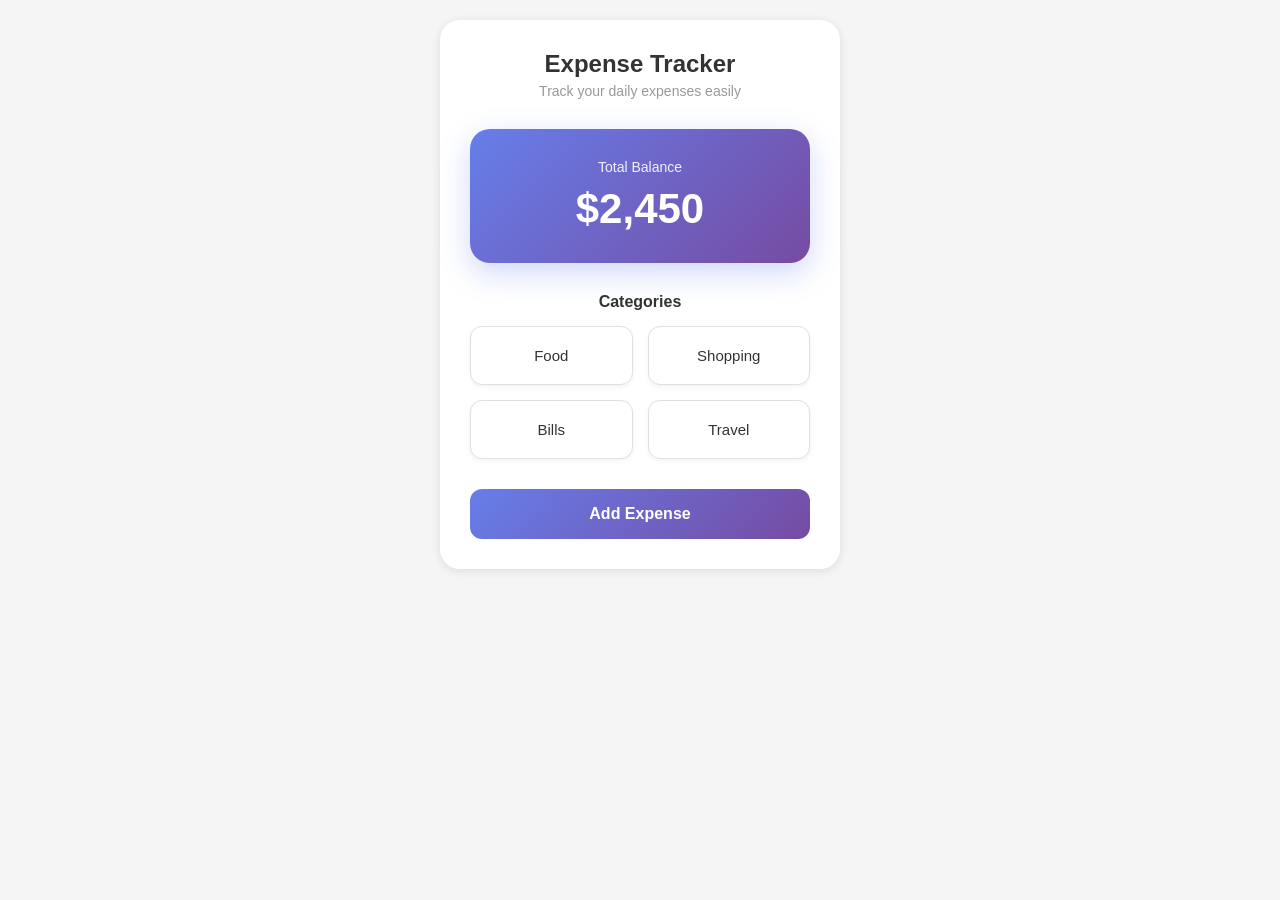
<file: expense-tracker - mobile version/index.html>
<!DOCTYPE html>
<html lang="en">
  <head>
    <meta charset="UTF-8" />
    <meta name="viewport" content="width=device-width, initial-scale=1.0" />
    <title>Expense Tracker</title>
    <link rel="stylesheet" href="styles.css" />
  </head>
  <body>
    <!-- Main Page -->
    <div id="mainPage" class="container">
      <div class="header">
        <h1>Expense Tracker</h1>
        <p>Track your daily expenses easily</p>
      </div>

      <div class="balance-card">
        <p>Total Balance</p>
        <h2 id="totalBalance">$2,450</h2>
      </div>

      <div class="categories-section">
        <h3>Categories</h3>
        <div class="categories-grid">
          <button class="category-btn">Food</button>
          <button class="category-btn">Shopping</button>
          <button class="category-btn">Bills</button>
          <button class="category-btn">Travel</button>
        </div>
      </div>

      <button class="add-expense-btn" onclick="showAddExpense()">
        Add Expense
      </button>
    </div>

    <!-- Add Expense Page -->
    <div id="addExpensePage" class="container hidden">
      <div class="header">
        <h1>Add Expense</h1>
      </div>

      <form id="expenseForm" style="margin-top: 30px">
        <div class="form-group">
          <input
            type="number"
            id="amount"
            placeholder="Enter amount"
            step="0.01"
            required
          />
        </div>

        <div class="form-group">
          <div class="dropdown-custom">
            <div class="dropdown-selected" onclick="toggleDropdown()">
              <span id="selectedCategory">Select category</span>
              <span>▼</span>
            </div>
            <div class="dropdown-options" id="dropdownOptions">
              <div class="dropdown-option" onclick="selectCategory('Food')">
                Food
              </div>
              <div class="dropdown-option" onclick="selectCategory('Shopping')">
                Shopping
              </div>
              <div class="dropdown-option" onclick="selectCategory('Bills')">
                Bills
              </div>
              <div class="dropdown-option" onclick="selectCategory('Travel')">
                Travel
              </div>
            </div>
          </div>
        </div>

        <div class="form-group">
          <textarea id="note" placeholder="Write a note..."></textarea>
        </div>

        <button type="submit" class="add-expense-btn">Save Expense</button>
        <button type="button" class="back-btn" onclick="showMain()">
          Back
        </button>
      </form>
    </div>

    <!-- History Page -->
    <div id="historyPage" class="container hidden">
      <div class="history-header">
        <h2>History</h2>
        <div class="spent-card">
          <p>This Month</p>
          <h3>Spent: $1,250</h3>
        </div>
      </div>

      <div id="expensesList">
        <div class="expense-item">
          <div class="expense-info">
            <h4>Food</h4>
            <p>Dinner at KFC</p>
          </div>
          <div class="expense-amount">
            <h4>$2.49</h4>
            <p>11/06/25</p>
          </div>
        </div>

        <div class="expense-item">
          <div class="expense-info">
            <h4>Shopping</h4>
            <p></p>
          </div>
          <div class="expense-amount">
            <h4>$200</h4>
            <p>11/06/25</p>
          </div>
        </div>

        <div class="expense-item">
          <div class="expense-info">
            <h4>Travel</h4>
            <p>Bali Tour</p>
          </div>
          <div class="expense-amount">
            <h4>$809.01</h4>
            <p>02/06/25</p>
          </div>
        </div>

        <div class="expense-item">
          <div class="expense-info">
            <h4>Bills</h4>
            <p>AB Bills</p>
          </div>
          <div class="expense-amount">
            <h4>$249.5</h4>
            <p>04/06/25</p>
          </div>
        </div>
      </div>

      <button class="back-btn" onclick="showMain()" style="margin-top: 30px">
        Back
      </button>
    </div>

    <!-- Success Page -->
    <div id="successPage" class="container hidden">
      <div class="success-container">
        <div class="success-icon"></div>
        <p class="success-message">Expense Saved Successfully!</p>
        <button class="add-expense-btn" onclick="showMain()">
          Back to Home
        </button>
        <button class="back-btn" onclick="showHistory()">View History</button>
      </div>
    </div>

    <script src="app.js"></script>
  </body>
</html>
</file>
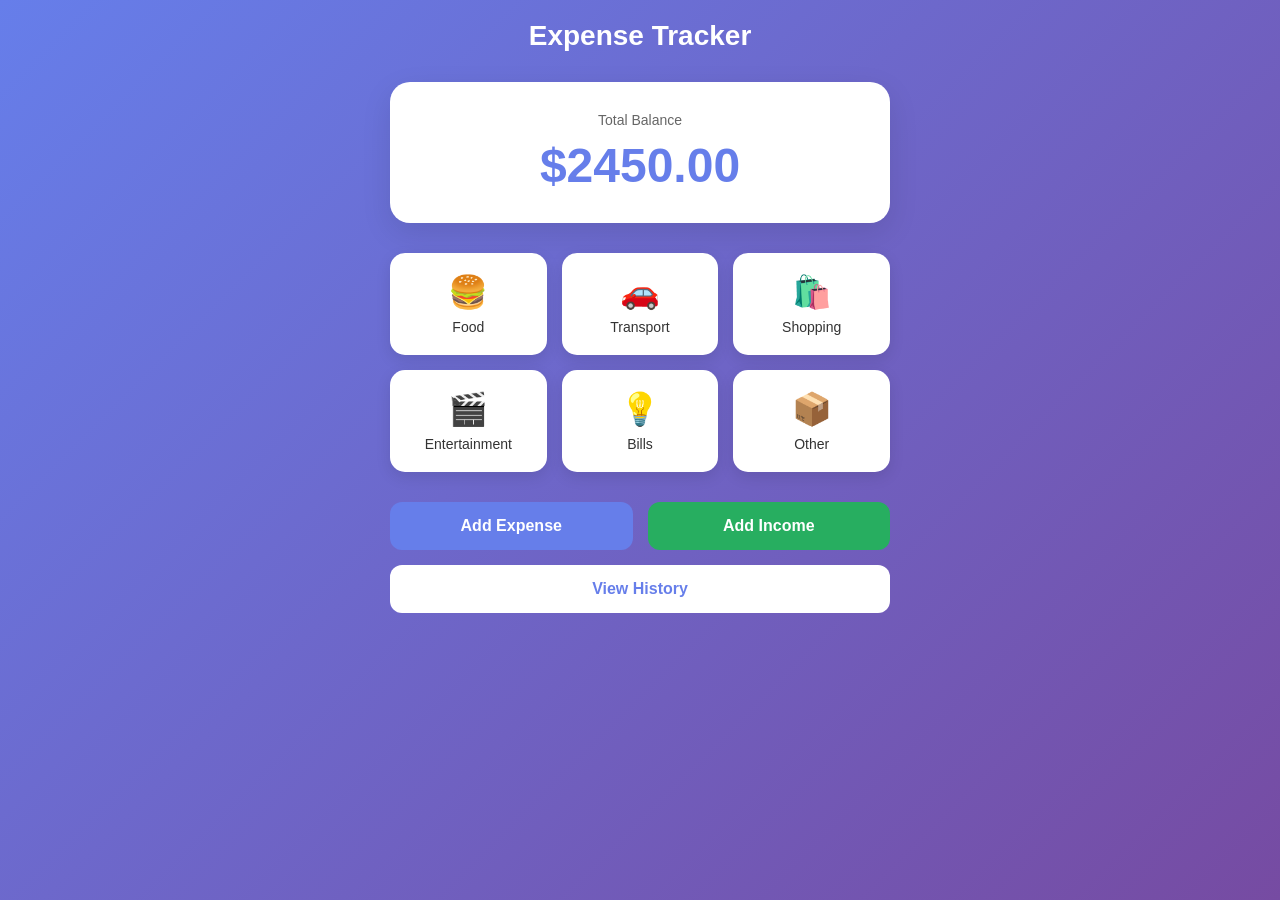
<file: expense-tracker-kids version/index.html>
<!DOCTYPE html>
<html lang="en" dir="ltr">
  <head>
    <meta charset="UTF-8" />
    <meta name="viewport" content="width=device-width, initial-scale=1.0" />
    <title>Expense Tracker</title>
    <link rel="stylesheet" href="styles.css" />
  </head>
  <body>
    <!-- Main Screen -->
    <div id="mainScreen" class="screen active">
      <div class="container">
        <div class="header">
          <h1>Expense Tracker</h1>
        </div>

        <div class="balance-card">
          <p class="balance-label">Total Balance</p>
          <h2 class="balance-amount" id="totalBalance">$0</h2>
        </div>

        <div class="categories">
          <button class="category-btn" data-category="food">
            <span class="icon">🍔</span>
            <span>Food</span>
          </button>
          <button class="category-btn" data-category="transport">
            <span class="icon">🚗</span>
            <span>Transport</span>
          </button>
          <button class="category-btn" data-category="shopping">
            <span class="icon">🛍️</span>
            <span>Shopping</span>
          </button>
          <button class="category-btn" data-category="entertainment">
            <span class="icon">🎬</span>
            <span>Entertainment</span>
          </button>
          <button class="category-btn" data-category="bills">
            <span class="icon">💡</span>
            <span>Bills</span>
          </button>
          <button class="category-btn" data-category="other">
            <span class="icon">📦</span>
            <span>Other</span>
          </button>
        </div>

        <div class="action-buttons">
          <button class="btn btn-primary" id="addExpenseBtn">
            Add Expense
          </button>
          <button class="btn btn-success" id="addIncomeBtn">Add Income</button>
        </div>

        <div class="action-buttons" style="margin-top: 15px">
          <button class="btn btn-secondary" id="viewHistoryBtn">
            View History
          </button>
        </div>
      </div>
    </div>

    <!-- Add Expense Modal -->
    <div id="addExpenseModal" class="modal">
      <div class="modal-content">
        <div class="modal-header">
          <h2>Add Expense</h2>
          <button class="close-btn" id="closeModal">&times;</button>
        </div>
        <form id="expenseForm">
          <div class="form-group">
            <label for="amount">Amount ($)</label>
            <input
              type="number"
              id="amount"
              step="0.01"
              required
              placeholder="0.00"
            />
          </div>
          <div class="form-group">
            <label for="category">Category</label>
            <select id="category" required>
              <option value="">Select Category</option>
              <option value="food">Food</option>
              <option value="transport">Transport</option>
              <option value="shopping">Shopping</option>
              <option value="entertainment">Entertainment</option>
              <option value="bills">Bills</option>
              <option value="other">Other</option>
            </select>
          </div>
          <div class="form-group">
            <label for="note">Note (Optional)</label>
            <textarea id="note" rows="3" placeholder="Add a note..."></textarea>
          </div>
          <div class="form-group">
            <label for="date">Date</label>
            <input type="date" id="date" required />
          </div>
          <button type="submit" class="btn btn-primary btn-block">
            Save Expense
          </button>
        </form>
      </div>
    </div>

    <!-- Add Income Modal -->
    <div id="addIncomeModal" class="modal">
      <div class="modal-content">
        <div class="modal-header">
          <h2>Add Income</h2>
          <button class="close-btn" id="closeIncomeModal">&times;</button>
        </div>
        <form id="incomeForm">
          <div class="form-group">
            <label for="incomeAmount">Amount ($)</label>
            <input
              type="number"
              id="incomeAmount"
              step="0.01"
              required
              placeholder="0.00"
            />
          </div>
          <div class="form-group">
            <label for="incomeSource">Source</label>
            <select id="incomeSource" required>
              <option value="">Select Source</option>
              <option value="salary">Salary</option>
              <option value="freelance">Freelance</option>
              <option value="investment">Investment</option>
              <option value="gift">Gift</option>
              <option value="other">Other</option>
            </select>
          </div>
          <div class="form-group">
            <label for="incomeNote">Note (Optional)</label>
            <textarea
              id="incomeNote"
              rows="3"
              placeholder="Add a note..."
            ></textarea>
          </div>
          <div class="form-group">
            <label for="incomeDate">Date</label>
            <input type="date" id="incomeDate" required />
          </div>
          <button type="submit" class="btn btn-success btn-block">
            Save Income
          </button>
        </form>
      </div>
    </div>

    <!-- History Screen -->
    <div id="historyScreen" class="screen">
      <div class="container">
        <div class="header">
          <button class="back-btn" id="backBtn">← Back</button>
          <h1>Transaction History</h1>
        </div>

        <div class="filter-section">
          <select id="filterType">
            <option value="all">All Transactions</option>
            <option value="expense">Expenses Only</option>
            <option value="income">Income Only</option>
          </select>
          <select id="filterCategory" style="margin-top: 10px">
            <option value="all">All Categories</option>
            <option value="food">Food</option>
            <option value="transport">Transport</option>
            <option value="shopping">Shopping</option>
            <option value="entertainment">Entertainment</option>
            <option value="bills">Bills</option>
            <option value="salary">Salary</option>
            <option value="freelance">Freelance</option>
            <option value="investment">Investment</option>
            <option value="gift">Gift</option>
            <option value="other">Other</option>
          </select>
        </div>

        <div id="expenseList" class="expense-list">
          <!-- Transactions will be dynamically added here -->
        </div>

        <div id="emptyState" class="empty-state">
          <p>No transactions yet. Start tracking!</p>
        </div>
      </div>
    </div>

    <!-- Success Message -->
    <div id="successMessage" class="success-message">
      <div class="success-content">
        <span class="success-icon">✓</span>
        <p>Expense saved successfully!</p>
      </div>
    </div>

    <script src="app.js"></script>
  </body>
</html>
</file>
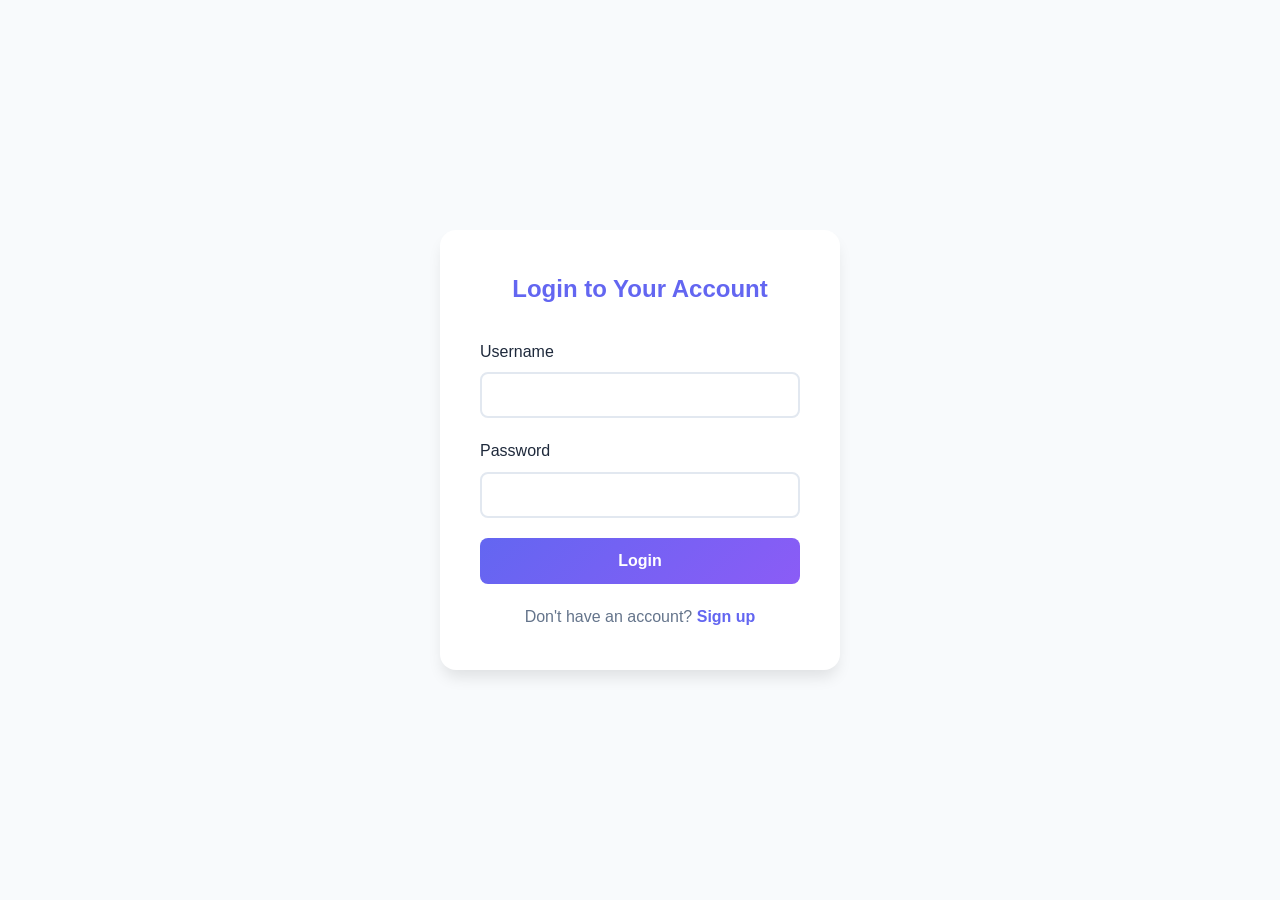
<file: expense-tracker01/index.html>
<!DOCTYPE html>
<html lang="en" dir="ltr">
  <head>
    <meta charset="UTF-8" />
    <meta name="viewport" content="width=device-width, initial-scale=1.0" />
    <title>Expense Manager</title>
    <link rel="stylesheet" href="styles.css" />
  </head>
  <body>
    <!-- Login Page -->
    <div id="loginPage" class="auth-page">
      <div class="auth-card">
        <h2>Login to Your Account</h2>
        <form id="loginForm">
          <div class="form-group">
            <label for="loginUsername">Username</label>
            <input type="text" id="loginUsername" required />
          </div>
          <div class="form-group">
            <label for="loginPassword">Password</label>
            <input type="password" id="loginPassword" required />
          </div>
          <button type="submit" class="btn-primary">Login</button>
          <p class="auth-link">
            Don't have an account? <a href="#" id="showRegister">Sign up</a>
          </p>
        </form>
      </div>
    </div>

    <!-- Register Page -->
    <div id="registerPage" class="auth-page" style="display: none">
      <div class="auth-card">
        <h2>Create Account</h2>
        <form id="registerForm">
          <div class="form-group">
            <label for="registerUsername">Username</label>
            <input type="text" id="registerUsername" required minlength="3" />
          </div>
          <div class="form-group">
            <label for="registerPassword">Password</label>
            <input
              type="password"
              id="registerPassword"
              required
              minlength="6"
            />
          </div>
          <div class="form-group">
            <label for="registerConfirmPassword">Confirm Password</label>
            <input
              type="password"
              id="registerConfirmPassword"
              required
              minlength="6"
            />
          </div>
          <button type="submit" class="btn-primary">Sign Up</button>
          <p class="auth-link">
            Already have an account? <a href="#" id="showLogin">Login</a>
          </p>
        </form>
      </div>
    </div>

    <!-- Main App -->
    <div id="mainApp" class="container" style="display: none">
      <!-- Header -->
      <div class="header">
        <div class="user-welcome">
          <span>Hello, </span>
          <span id="userName" class="user-name"></span>
        </div>
        <div class="header-actions">
          <button id="themeToggle" class="btn-theme" title="Toggle Theme">
            <span class="theme-icon">🌙</span>
          </button>
          <button id="logoutBtn" class="btn-logout">Logout</button>
        </div>
      </div>

      <!-- Balance Card -->
      <div class="balance-card">
        <div class="balance-label">Total Balance</div>
        <div class="balance-amount" id="totalBalance">$0</div>
      </div>

      <!-- Action Buttons -->
      <div class="action-buttons">
        <button class="btn-action btn-expense" id="addExpenseBtn">
          <span class="btn-icon">➖</span>
          <span class="btn-text">Add Expense</span>
        </button>
        <button class="btn-action btn-income" id="addIncomeBtn">
          <span class="btn-icon">➕</span>
          <span class="btn-text">Add Income</span>
        </button>
      </div>

      <!-- Recent Transactions -->
      <div class="recent-section">
        <div class="section-header">
          <h3>Recent Transactions</h3>
          <a href="#" id="viewAllBtn" class="view-all">View All</a>
        </div>
        <div id="recentList" class="expense-list">
          <!-- Transactions will be added here -->
        </div>
      </div>

      <!-- History Page -->
      <div id="historyPage" style="display: none">
        <div class="section-header">
          <h3>Transaction History</h3>
          <a href="#" id="backToMainBtn" class="view-all">Back</a>
        </div>

        <!-- Filters -->
        <div class="filters">
          <select id="filterType" class="filter-select">
            <option value="all">All</option>
            <option value="expense">Expenses</option>
            <option value="income">Income</option>
          </select>
          <select id="filterCategory" class="filter-select">
            <option value="all">All Categories</option>
            <option value="Food">Food</option>
            <option value="Transport">Transport</option>
            <option value="Shopping">Shopping</option>
            <option value="Entertainment">Entertainment</option>
            <option value="Salary">Salary</option>
            <option value="Other">Other</option>
          </select>
        </div>

        <div id="historyList" class="expense-list">
          <!-- All transactions will be shown here -->
        </div>
      </div>
    </div>

    <!-- Add Expense Modal -->
    <div id="expenseModal" class="modal">
      <div class="modal-content">
        <div class="modal-header">
          <h3>Add Expense</h3>
          <span class="close-btn" id="closeExpenseModal">&times;</span>
        </div>
        <form id="expenseForm">
          <div class="form-group">
            <label for="expenseAmount">Amount ($)</label>
            <input type="number" id="expenseAmount" required min="0" />
          </div>
          <div class="form-group">
            <label for="expenseCategory">Category</label>
            <select id="expenseCategory" required>
              <option value="">Select</option>
              <option value="Food">Food</option>
              <option value="Transport">Transport</option>
              <option value="Shopping">Shopping</option>
              <option value="Entertainment">Entertainment</option>
              <option value="Other">Other</option>
            </select>
          </div>
          <div class="form-group">
            <label for="expenseNote">Note</label>
            <input type="text" id="expenseNote" placeholder="Optional" />
          </div>
          <button type="submit" class="btn-primary">Add Expense</button>
        </form>
      </div>
    </div>

    <!-- Add Income Modal -->
    <div id="incomeModal" class="modal">
      <div class="modal-content">
        <div class="modal-header">
          <h3>Add Income</h3>
          <span class="close-btn" id="closeIncomeModal">&times;</span>
        </div>
        <form id="incomeForm">
          <div class="form-group">
            <label for="incomeAmount">Amount ($)</label>
            <input type="number" id="incomeAmount" required min="0" />
          </div>
          <div class="form-group">
            <label for="incomeCategory">Category</label>
            <select id="incomeCategory" required>
              <option value="">Select</option>
              <option value="Salary">Salary</option>
              <option value="Bonus">Bonus</option>
              <option value="Other">Other</option>
            </select>
          </div>
          <div class="form-group">
            <label for="incomeNote">Note</label>
            <input type="text" id="incomeNote" placeholder="Optional" />
          </div>
          <button type="submit" class="btn-primary">Add Income</button>
        </form>
      </div>
    </div>

    <!-- Toast Notification -->
    <div id="toast" class="toast"></div>

    <script src="app.js"></script>
  </body>
</html>
</file>
<file: expense-tracker - mobile version/styles.css>
* {
  margin: 0;
  padding: 0;
  box-sizing: border-box;
}

body {
  font-family: -apple-system, BlinkMacSystemFont, "Segoe UI", Roboto, Oxygen,
    Ubuntu, Cantarell, sans-serif;
  background: #f5f5f5;
  padding: 20px;
}

.container {
  max-width: 400px;
  margin: 0 auto;
  background: white;
  border-radius: 20px;
  padding: 30px;
  box-shadow: 0 2px 10px rgba(0, 0, 0, 0.1);
}

.header {
  text-align: center;
  margin-bottom: 10px;
}

.header h1 {
  font-size: 24px;
  font-weight: 600;
  color: #333;
  margin-bottom: 5px;
}

.header p {
  font-size: 14px;
  color: #999;
}

.balance-card {
  background: linear-gradient(135deg, #667eea 0%, #764ba2 100%);
  border-radius: 20px;
  padding: 30px;
  text-align: center;
  margin: 30px 0;
  box-shadow: 0 10px 30px rgba(102, 126, 234, 0.3);
}

.balance-card p {
  color: rgba(255, 255, 255, 0.9);
  font-size: 14px;
  margin-bottom: 10px;
}

.balance-card h2 {
  color: white;
  font-size: 42px;
  font-weight: 700;
}

.categories-section h3 {
  font-size: 16px;
  color: #333;
  margin-bottom: 15px;
  text-align: center;
}

.categories-grid {
  display: grid;
  grid-template-columns: 1fr 1fr;
  gap: 15px;
  margin-bottom: 30px;
}

.category-btn {
  background: white;
  border: 1px solid #e0e0e0;
  border-radius: 12px;
  padding: 20px;
  font-size: 15px;
  color: #333;
  cursor: pointer;
  transition: all 0.3s;
  box-shadow: 0 2px 5px rgba(0, 0, 0, 0.05);
}

.category-btn:hover {
  transform: translateY(-2px);
  box-shadow: 0 4px 10px rgba(0, 0, 0, 0.1);
}

.add-expense-btn {
  width: 100%;
  background: linear-gradient(135deg, #667eea 0%, #764ba2 100%);
  color: white;
  border: none;
  border-radius: 12px;
  padding: 16px;
  font-size: 16px;
  font-weight: 600;
  cursor: pointer;
  transition: all 0.3s;
}

.add-expense-btn:hover {
  transform: translateY(-2px);
  box-shadow: 0 6px 20px rgba(102, 126, 234, 0.4);
}

/* Add Expense Form */
.form-group {
  margin-bottom: 20px;
}

.form-group input,
.form-group select,
.form-group textarea {
  width: 100%;
  padding: 15px;
  border: 2px solid #e0e0e0;
  border-radius: 12px;
  font-size: 15px;
  transition: all 0.3s;
  font-family: inherit;
}

.form-group input:focus,
.form-group select:focus,
.form-group textarea:focus {
  outline: none;
  border-color: #667eea;
}

.form-group input::placeholder,
.form-group textarea::placeholder {
  color: #bbb;
}

.form-group textarea {
  resize: none;
  height: 80px;
}

.dropdown-custom {
  position: relative;
}

.dropdown-selected {
  width: 100%;
  padding: 15px;
  border: 2px solid #667eea;
  border-radius: 12px;
  font-size: 15px;
  background: white;
  cursor: pointer;
  display: flex;
  justify-content: space-between;
  align-items: center;
  color: #667eea;
}

.dropdown-options {
  position: absolute;
  top: 100%;
  left: 0;
  right: 0;
  background: white;
  border: 2px solid #667eea;
  border-top: none;
  border-radius: 0 0 12px 12px;
  margin-top: -10px;
  padding-top: 10px;
  z-index: 10;
  display: none;
}

.dropdown-options.active {
  display: block;
}

.dropdown-option {
  padding: 12px 15px;
  cursor: pointer;
  transition: background 0.2s;
  color: #666;
}

.dropdown-option:hover {
  background: #f5f5f5;
}

.dropdown-option:last-child {
  border-radius: 0 0 10px 10px;
}

/* History Page */
.history-header {
  text-align: center;
  margin-bottom: 20px;
}

.history-header h2 {
  font-size: 24px;
  color: #333;
  margin-bottom: 20px;
}

.spent-card {
  background: #f9f9f9;
  border-radius: 12px;
  padding: 20px;
  text-align: center;
  margin-bottom: 30px;
}

.spent-card p {
  font-size: 13px;
  color: #999;
  margin-bottom: 5px;
}

.spent-card h3 {
  font-size: 28px;
  color: #333;
  font-weight: 700;
}

.expense-item {
  display: flex;
  justify-content: space-between;
  align-items: center;
  padding: 15px 0;
  border-bottom: 1px solid #f0f0f0;
}

.expense-item:last-child {
  border-bottom: none;
}

.expense-info h4 {
  font-size: 16px;
  color: #333;
  margin-bottom: 5px;
}

.expense-info p {
  font-size: 13px;
  color: #999;
}

.expense-amount {
  text-align: right;
}

.expense-amount h4 {
  font-size: 18px;
  color: #ff4757;
  margin-bottom: 5px;
  font-weight: 600;
}

.expense-amount p {
  font-size: 12px;
  color: #999;
}

/* Success Page */
.success-container {
  text-align: center;
  padding: 60px 30px;
}

.success-icon {
  width: 80px;
  height: 80px;
  margin: 0 auto 30px;
  background: #4caf50;
  border-radius: 50%;
  display: flex;
  align-items: center;
  justify-content: center;
}

.success-icon::after {
  content: "✓";
  color: white;
  font-size: 48px;
  font-weight: bold;
}

.success-message {
  font-size: 18px;
  color: #666;
  margin-bottom: 20px;
}

.hidden {
  display: none;
}

.back-btn {
  background: transparent;
  border: 2px solid #667eea;
  color: #667eea;
  border-radius: 12px;
  padding: 14px;
  font-size: 16px;
  font-weight: 600;
  cursor: pointer;
  width: 100%;
  margin-top: 10px;
  transition: all 0.3s;
}

.back-btn:hover {
  background: #667eea;
  color: white;
}
</file>
<file: expense-tracker-kids version/styles.css>
* {
  margin: 0;
  padding: 0;
  box-sizing: border-box;
}

body {
  font-family: -apple-system, BlinkMacSystemFont, "Segoe UI", Roboto, Oxygen,
    Ubuntu, Cantarell, sans-serif;
  background: linear-gradient(135deg, #667eea 0%, #764ba2 100%);
  min-height: 100vh;
  padding: 20px;
}

.container {
  max-width: 500px;
  margin: 0 auto;
}

.screen {
  display: none;
}

.screen.active {
  display: block;
}

.header {
  text-align: center;
  margin-bottom: 30px;
  color: white;
  position: relative;
}

.header h1 {
  font-size: 28px;
  font-weight: 600;
}

.back-btn {
  position: absolute;
  left: 0;
  top: 50%;
  transform: translateY(-50%);
  background: #ffffff33;
  border: none;
  color: white;
  padding: 8px 16px;
  border-radius: 8px;
  cursor: pointer;
  font-size: 16px;
  transition: background 0.3s;
}

.back-btn:hover {
  background: #ffffff4d;
}

.balance-card {
  background: white;
  border-radius: 20px;
  padding: 30px;
  text-align: center;
  margin-bottom: 30px;
  box-shadow: 0 10px 30px rgba(0, 0, 0, 0.1);
}

.balance-label {
  color: #666;
  font-size: 14px;
  margin-bottom: 10px;
}

.balance-amount {
  font-size: 48px;
  font-weight: 700;
  color: #667eea;
}

.categories {
  display: grid;
  grid-template-columns: repeat(3, 1fr);
  gap: 15px;
  margin-bottom: 30px;
}

.category-btn {
  background: white;
  border: none;
  border-radius: 15px;
  padding: 20px;
  cursor: pointer;
  transition: all 0.3s;
  box-shadow: 0 5px 15px #0000001a;
  display: flex;
  flex-direction: column;
  align-items: center;
  gap: 8px;
}

.category-btn:hover {
  transform: translateY(-5px);
  box-shadow: 0 8px 20px #00000026;
}

.category-btn .icon {
  font-size: 32px;
}

.category-btn span:last-child {
  font-size: 14px;
  color: #333;
  font-weight: 500;
}

.action-buttons {
  display: flex;
  gap: 15px;
}

.btn {
  flex: 1;
  padding: 15px;
  border: none;
  border-radius: 12px;
  font-size: 16px;
  font-weight: 600;
  cursor: pointer;
  transition: all 0.3s;
}

.btn-primary {
  background: #667eea;
  color: white;
}

.btn-primary:hover {
  background: #5568d3;
  transform: translateY(-2px);
}

.btn-success {
  background: #27ae60;
  color: white;
}

.btn-success:hover {
  background: #229954;
  transform: translateY(-2px);
}

.btn-secondary {
  background: white;
  color: #667eea;
}

.btn-secondary:hover {
  background: #f0f0f0;
  transform: translateY(-2px);
}

.btn-block {
  width: 100%;
}

/* Modal Styles */
.modal {
  display: none;
  position: fixed;
  top: 0;
  left: 0;
  width: 100%;
  height: 100%;
  background: #00000080;
  z-index: 1000;
  align-items: center;
  justify-content: center;
  padding: 20px;
}

.modal.active {
  display: flex;
}

.modal-content {
  background: white;
  border-radius: 20px;
  padding: 30px;
  max-width: 500px;
  width: 100%;
  max-height: 90vh;
  overflow-y: auto;
}

.modal-header {
  display: flex;
  justify-content: space-between;
  align-items: center;
  margin-bottom: 25px;
}

.modal-header h2 {
  font-size: 24px;
  color: #333;
}

.close-btn {
  background: none;
  border: none;
  font-size: 32px;
  color: #999;
  cursor: pointer;
  line-height: 1;
  padding: 0;
  width: 32px;
  height: 32px;
}

.close-btn:hover {
  color: #333;
}

.form-group {
  margin-bottom: 20px;
}

.form-group label {
  display: block;
  margin-bottom: 8px;
  color: #333;
  font-weight: 500;
}

.form-group input,
.form-group select,
.form-group textarea {
  width: 100%;
  padding: 12px;
  border: 2px solid #e0e0e0;
  border-radius: 10px;
  font-size: 16px;
  font-family: inherit;
  transition: border-color 0.3s;
}

.form-group input:focus,
.form-group select:focus,
.form-group textarea:focus {
  outline: none;
  border-color: #667eea;
}

.form-group textarea {
  resize: vertical;
}

/* History Screen */
.filter-section {
  margin-bottom: 20px;
}

.filter-section select {
  width: 100%;
  padding: 12px;
  border: 2px solid white;
  border-radius: 10px;
  font-size: 16px;
  background: white;
  cursor: pointer;
}

.expense-list {
  display: flex;
  flex-direction: column;
  gap: 15px;
}

.expense-item {
  background: white;
  border-radius: 15px;
  padding: 20px;
  display: flex;
  justify-content: space-between;
  align-items: center;
  box-shadow: 0 5px 15px #0000001a;
  transition: transform 0.3s;
}

.expense-item:hover {
  transform: translateX(-5px);
}

.expense-item.income {
  border-left: 4px solid #27ae60;
}

.expense-item.expense {
  border-left: 4px solid #e74c3c;
}

.expense-info {
  flex: 1;
}

.expense-category {
  display: flex;
  align-items: center;
  gap: 10px;
  margin-bottom: 5px;
}

.expense-category .icon {
  font-size: 24px;
}

.expense-category .category-name {
  font-weight: 600;
  color: #333;
  text-transform: capitalize;
}

.expense-note {
  color: #666;
  font-size: 14px;
  margin-bottom: 5px;
}

.expense-date {
  color: #999;
  font-size: 12px;
}

.expense-amount {
  font-size: 24px;
  font-weight: 700;
  color: #e74c3c;
}

.expense-amount.income {
  color: #27ae60;
}

.delete-btn {
  background: #e74c3c;
  color: white;
  border: none;
  padding: 8px 16px;
  border-radius: 8px;
  cursor: pointer;
  font-size: 14px;
  margin-left: 15px;
  transition: background 0.3s;
}

.delete-btn:hover {
  background: #c0392b;
}

.empty-state {
  text-align: center;
  padding: 60px 20px;
  color: white;
  font-size: 18px;
}

/* Success Message */
.success-message {
  position: fixed;
  top: 20px;
  left: 50%;
  transform: translateX(-50%) translateY(-100px);
  background: #27ae60;
  color: white;
  padding: 15px 30px;
  border-radius: 10px;
  box-shadow: 0 5px 20px #00000033;
  z-index: 2000;
  opacity: 0;
  transition: all 0.3s;
}

.success-message.show {
  transform: translateX(-50%) translateY(0);
  opacity: 1;
}

.success-content {
  display: flex;
  align-items: center;
  gap: 10px;
}

.success-icon {
  font-size: 24px;
  font-weight: bold;
}

/* Responsive */
@media (max-width: 600px) {
  .categories {
    grid-template-columns: repeat(2, 1fr);
  }

  .balance-amount {
    font-size: 36px;
  }
}
</file>
<file: expense-tracker01/styles.css>
:root {
  --primary-color: #6366f1;
  --secondary-color: #8b5cf6;
  --success-color: #10b981;
  --danger-color: #ef4444;
  --warning-color: #f59e0b;
  --bg-color: #f8fafc;
  --card-bg: #ffffff;
  --text-primary: #1e293b;
  --text-secondary: #64748b;
  --border-color: #e2e8f0;
  --shadow: 0 4px 6px -1px rgba(0, 0, 0, 0.1);
  --shadow-lg: 0 10px 15px -3px rgba(0, 0, 0, 0.1);
}

body.dark-mode {
  --bg-color: #0f172a;
  --card-bg: #1e293b;
  --text-primary: #f1f5f9;
  --text-secondary: #94a3b8;
  --border-color: #334155;
  --shadow: 0 4px 6px -1px rgba(0, 0, 0, 0.3);
  --shadow-lg: 0 10px 15px -3px rgba(0, 0, 0, 0.4);
}

* {
  margin: 0;
  padding: 0;
  box-sizing: border-box;
}

body {
  font-family: "Segoe UI", Tahoma, Geneva, Verdana, sans-serif;
  background-color: var(--bg-color);
  color: var(--text-primary);
  line-height: 1.6;
  transition: background-color 0.3s ease, color 0.3s ease;
}

.container {
  max-width: 600px;
  margin: 0 auto;
  padding: 20px;
}

/* Auth Pages */
.auth-page {
  min-height: 100vh;
  display: flex;
  align-items: center;
  justify-content: center;
  padding: 20px;
}

.auth-card {
  background: var(--card-bg);
  padding: 40px;
  border-radius: 16px;
  box-shadow: var(--shadow-lg);
  width: 100%;
  max-width: 400px;
  transition: background-color 0.3s ease;
}

.auth-card h2 {
  margin-bottom: 30px;
  text-align: center;
  color: var(--primary-color);
}

.form-group {
  margin-bottom: 20px;
}

.form-group label {
  display: block;
  margin-bottom: 8px;
  font-weight: 500;
  color: var(--text-primary);
}

.form-group input,
.form-group select {
  width: 100%;
  padding: 12px;
  border: 2px solid var(--border-color);
  border-radius: 8px;
  font-size: 16px;
  transition: border-color 0.3s;
  background-color: var(--card-bg);
  color: var(--text-primary);
}

.form-group input:focus,
.form-group select:focus {
  outline: none;
  border-color: var(--primary-color);
}

.btn-primary {
  width: 100%;
  padding: 14px;
  background: linear-gradient(
    135deg,
    var(--primary-color),
    var(--secondary-color)
  );
  color: white;
  border: none;
  border-radius: 8px;
  font-size: 16px;
  font-weight: 600;
  cursor: pointer;
  transition: transform 0.2s, box-shadow 0.2s;
}

.btn-primary:hover {
  transform: translateY(-2px);
  box-shadow: var(--shadow-lg);
}

.auth-link {
  text-align: center;
  margin-top: 20px;
  color: var(--text-secondary);
}

.auth-link a {
  color: var(--primary-color);
  text-decoration: none;
  font-weight: 600;
}

/* Header */
.header {
  display: flex;
  justify-content: space-between;
  align-items: center;
  margin-bottom: 30px;
  padding: 20px;
  background: var(--card-bg);
  border-radius: 16px;
  box-shadow: var(--shadow);
}

.user-welcome {
  font-size: 18px;
  color: var(--text-secondary);
}

.user-name {
  font-weight: 700;
  color: var(--primary-color);
}

.header-actions {
  display: flex;
  gap: 10px;
}

.btn-theme {
  padding: 10px 16px;
  background: var(--card-bg);
  border: 2px solid var(--border-color);
  border-radius: 8px;
  cursor: pointer;
  font-size: 20px;
  transition: all 0.3s;
}

.btn-theme:hover {
  background: var(--bg-color);
  transform: scale(1.05);
}

.btn-logout {
  padding: 10px 20px;
  background: var(--danger-color);
  color: white;
  border: none;
  border-radius: 8px;
  cursor: pointer;
  font-weight: 600;
  transition: all 0.3s;
}

.btn-logout:hover {
  background: #dc2626;
  transform: translateY(-2px);
}

/* Balance Card */
.balance-card {
  background: linear-gradient(
    135deg,
    var(--primary-color),
    var(--secondary-color)
  );
  padding: 30px;
  border-radius: 16px;
  text-align: center;
  margin-bottom: 30px;
  box-shadow: var(--shadow-lg);
}

.balance-label {
  color: rgba(255, 255, 255, 0.9);
  font-size: 16px;
  margin-bottom: 10px;
}

.balance-amount {
  color: white;
  font-size: 48px;
  font-weight: 700;
}

/* Action Buttons */
.action-buttons {
  display: grid;
  grid-template-columns: 1fr 1fr;
  gap: 15px;
  margin-bottom: 30px;
}

.btn-action {
  padding: 20px;
  border: none;
  border-radius: 12px;
  cursor: pointer;
  font-size: 16px;
  font-weight: 600;
  display: flex;
  flex-direction: column;
  align-items: center;
  gap: 8px;
  transition: all 0.3s;
  color: white;
}

.btn-expense {
  background: linear-gradient(135deg, #ef4444, #dc2626);
}

.btn-income {
  background: linear-gradient(135deg, #10b981, #059669);
}

.btn-action:hover {
  transform: translateY(-4px);
  box-shadow: var(--shadow-lg);
}

.btn-icon {
  font-size: 24px;
}

/* Recent Section */
.recent-section {
  background: var(--card-bg);
  padding: 20px;
  border-radius: 16px;
  box-shadow: var(--shadow);
}

.section-header {
  display: flex;
  justify-content: space-between;
  align-items: center;
  margin-bottom: 20px;
}

.section-header h3 {
  color: var(--text-primary);
}

.view-all {
  color: var(--primary-color);
  text-decoration: none;
  font-weight: 600;
}

/* Expense List */
.expense-list {
  display: flex;
  flex-direction: column;
  gap: 12px;
}

.expense-item {
  display: flex;
  justify-content: space-between;
  align-items: center;
  padding: 16px;
  background: var(--bg-color);
  border-radius: 12px;
  border-left: 4px solid;
  transition: transform 0.2s;
}

.expense-item:hover {
  transform: translateX(4px);
}

.expense-item.expense {
  border-left-color: var(--danger-color);
}

.expense-item.income {
  border-left-color: var(--success-color);
}

.expense-info {
  flex: 1;
}

.expense-category {
  font-weight: 600;
  color: var(--text-primary);
  margin-bottom: 4px;
}

.expense-note {
  font-size: 14px;
  color: var(--text-secondary);
}

.expense-date {
  font-size: 12px;
  color: var(--text-secondary);
  margin-top: 4px;
}

.expense-amount {
  font-size: 20px;
  font-weight: 700;
}

.expense-amount.negative {
  color: var(--danger-color);
}

.expense-amount.positive {
  color: var(--success-color);
}

.delete-btn {
  padding: 8px 12px;
  background: var(--danger-color);
  color: white;
  border: none;
  border-radius: 6px;
  cursor: pointer;
  font-size: 14px;
  margin-left: 10px;
  transition: all 0.3s;
}

.delete-btn:hover {
  background: #dc2626;
}

/* Filters */
.filters {
  display: grid;
  grid-template-columns: 1fr 1fr;
  gap: 15px;
  margin-bottom: 20px;
}

.filter-select {
  padding: 12px;
  border: 2px solid var(--border-color);
  border-radius: 8px;
  font-size: 14px;
  background-color: var(--card-bg);
  color: var(--text-primary);
  cursor: pointer;
}

/* Modal */
.modal {
  display: none;
  position: fixed;
  top: 0;
  left: 0;
  width: 100%;
  height: 100%;
  background: rgba(0, 0, 0, 0.5);
  z-index: 1000;
  align-items: center;
  justify-content: center;
}

.modal.active {
  display: flex;
}

.modal-content {
  background: var(--card-bg);
  padding: 30px;
  border-radius: 16px;
  width: 90%;
  max-width: 400px;
  box-shadow: var(--shadow-lg);
}

.modal-header {
  display: flex;
  justify-content: space-between;
  align-items: center;
  margin-bottom: 20px;
}

.modal-header h3 {
  color: var(--text-primary);
}

.close-btn {
  font-size: 28px;
  cursor: pointer;
  color: var(--text-secondary);
  transition: color 0.3s;
}

.close-btn:hover {
  color: var(--danger-color);
}

/* Toast */
.toast {
  position: fixed;
  bottom: 30px;
  right: 30px;
  padding: 16px 24px;
  background: var(--card-bg);
  color: var(--text-primary);
  border-radius: 8px;
  box-shadow: var(--shadow-lg);
  transform: translateY(100px);
  opacity: 0;
  transition: all 0.3s;
  z-index: 2000;
}

.toast.show {
  transform: translateY(0);
  opacity: 1;
}

.toast.success {
  background: var(--success-color);
  color: white;
}

.toast.error {
  background: var(--danger-color);
  color: white;
}

/* Responsive */
@media (max-width: 600px) {
  .container {
    padding: 15px;
  }

  .auth-card {
    padding: 30px 20px;
  }

  .balance-amount {
    font-size: 36px;
  }

  .action-buttons {
    grid-template-columns: 1fr;
  }

  .filters {
    grid-template-columns: 1fr;
  }
}
</file>
